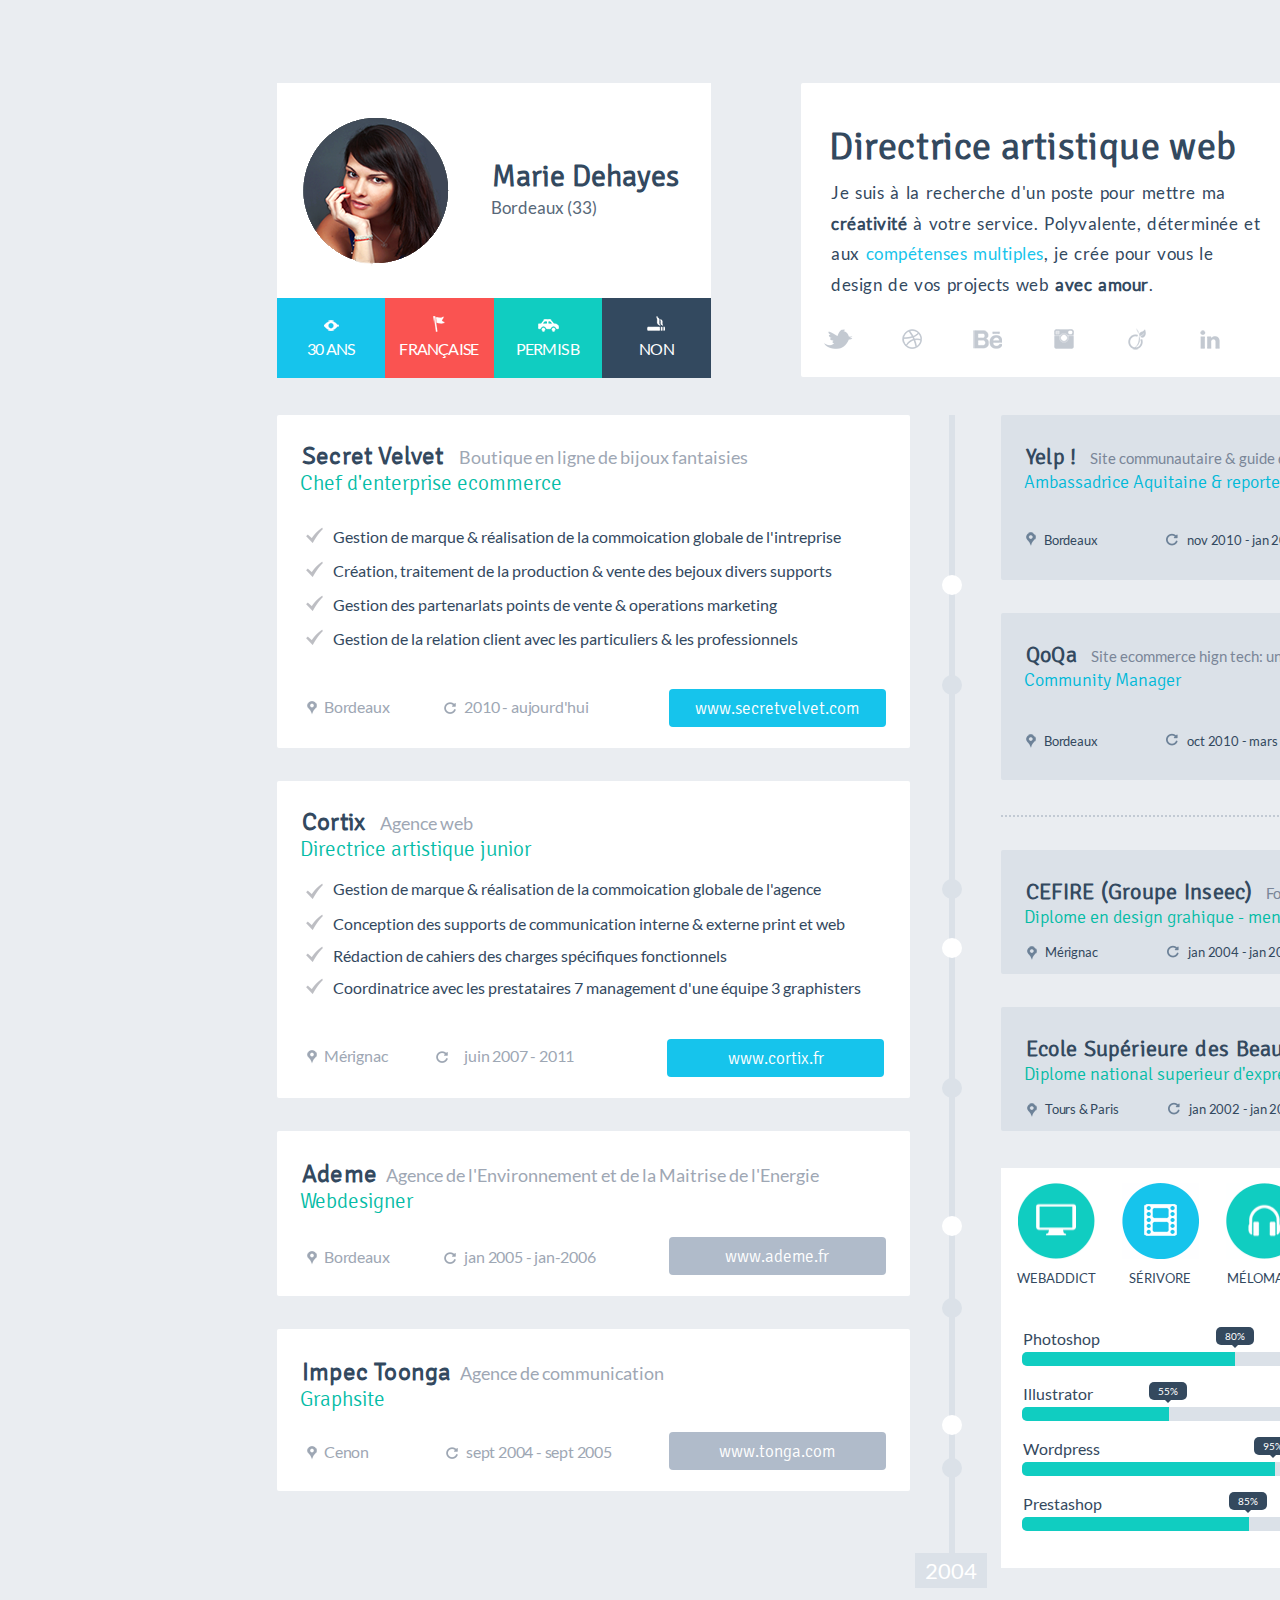
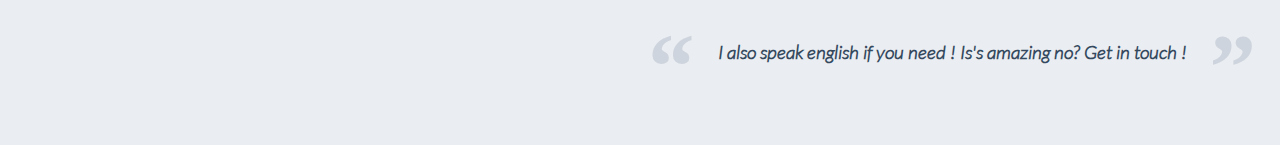
<file: hello/index.html>
<!DOCTYPE html>
<html lang="en">
<head>
    <meta charset="UTF-8">
    <meta name="viewport" content="width=device-width, initial-scale=1.0">
    <meta http-equiv="X-UA-Compatible" content="ie=edge">
    <link rel="stylesheet" href="css/main.css">
    <link rel="stylesheet" href="css/fonts.css">
    <title>Document</title>
</head>
<body>
    <div class="header">
        <div class="left-header-column">
            <img src="css/img/avatar.png" alt="Marie Dehayes">
            <div class="left-header-column-info">
                <h1>Marie Dehayes</h1>
                <p>Bordeaux (33)</p>
            </div>
            <div class="left-header-column-bar">
                <div class="bar bar-1">
                    <img src="css/img/info-bar.png" alt="vues">
                    <P class="left-header-column-bar-text">30 ANS</P>
                </div>
                <div class="bar bar-2">
                    <img src="css/img/info-bar-2.png" alt="nationalité">
                    <P class="left-header-column-bar-text">FRANÇAISE</P>
                </div>
                <div class="bar bar-3">
                    <img src="css/img/info-bar-3.png" alt="permis de conduire">
                    <P class="left-header-column-bar-text">PERMIS B</P>
                </div>
                <div class="bar bar-4">
                    <img src="css/img/info-bar-4.png" alt="fume">
                    <P class="left-header-column-bar-text">NON</P>
                </div>
            </div>
        </div>
        <div class="right-header-column">
            <div class="right-header-column-info">
                <h1>Directrice artistique web</h1>
                <p>Je suis à la recherche d'un poste pour mettre ma <b>créativité</b> à votre service.
                     Polyvalente, déterminée et aux <a href="">compétenses multiples</a>,
                      je crée pour vous le design de vos projects web <b>avec amour</b>.</p>
            </div>
            <div class="right-header-column-email clearfix">
                <h1>bonjour@mariedehayes.com</h1>
                <h1>www.mariedehayes.com</h1>
                <hr>
            </div>
            <div class="right-header-column-social">
                <a href=""></a>
                <a href=""></a>
                <a href=""></a>
                <a href=""></a>
                <a href=""></a>
                <a href=""></a>
            </div>
        </div>
    </div>
    <div class="left-column">
        <div class="left-column-post">
            <h1 class="post-1">Secret Velvet</h1>
            <p class="post-1">Boutique en ligne de bijoux fantaisies</p>
            <br>
            <h2 class="post-1">Chef d'enterprise ecommerce</h2>
            <br>
            <img class="post-1-info-img" src="css/img/check-mark-posts.png" alt="">
            <p class="post-1-info">Gestion de marque & réalisation de la commoication globale de l'intreprise</p>
            <br>
            <img class="post-1-info-img" src="css/img/check-mark-posts.png" alt="">
            <p class="post-1-info">Création, traitement de la production & vente des bejoux divers supports</p>
            <br>
            <img class="post-1-info-img" src="css/img/check-mark-posts.png" alt="">
            <p class="post-1-info">Gestion des partenarlats points de vente & operations marketing</p>
            <br>
            <img class="post-1-info-img" src="css/img/check-mark-posts.png" alt="">
            <p class="post-1-info">Gestion de la relation client avec les particuliers & les professionnels</p>
            <br>
            <img class="post-1-aboutinfo-img" src="css/img/map-position-left.png" alt="">
            <p class="post-1-aboutinfo">Bordeaux</p>
            <img class="post-1-aboutinfo-img" src="css/img/refresh-left.png" alt="">
            <p class="post-1-aboutinfo">2010 - aujourd'hui</p>
            <a class="post-1-aboutinfo-a" href="">www.secretvelvet.com</a>
        </div>
        <div class="left-column-post">
            <h1 class="post-1">Cortix</h1>
            <p class="post-1">Agence web</p>
            <br>
            <h2 class="post-1">Directrice artistique junior</h2>
            <br>
            <img id="margin-fix" class="post-1-info-img" src="css/img/check-mark-posts.png" alt="">
            <p class="post-1-info">Gestion de marque & réalisation de la commoication globale de l'agence</p>
            <br>
            <img class="post-1-info-img" src="css/img/check-mark-posts.png" alt="">
            <p class="post-1-info">Conception des supports de communication interne & externe print et web</p>
            <br>
            <img class="post-1-info-img" src="css/img/check-mark-posts.png" alt="">
            <p class="post-1-info">Rédaction de cahiers des charges spécifiques fonctionnels</p>
            <br>
            <img class="post-1-info-img" src="css/img/check-mark-posts.png" alt="">
            <p class="post-1-info"> Coordinatrice avec les prestataires 7 management d'une équipe 3 graphisters</p>
            <br>
            <img  class="post-1-aboutinfo-img" src="css/img/map-position-left.png" alt="">
            <p class="post-1-aboutinfo">Mérignac</p>
            <img id="margin-fix-2" class="post-1-aboutinfo-img" src="css/img/refresh-left.png" alt="">
            <p class="post-1-aboutinfo">juin 2007 - 2011</p>
            <a class="post-1-aboutinfo-a" href="">www.cortix.fr</a>
        </div>
        <div class="left-column-post">
            <h1 class="post-1">Ademe</h1>
            <p class="post-1">Agence de l'Environnement et de la Maitrise de l'Energie</p>
            <br>
            <h2 class="post-1">Webdesigner</h2>
            <br>
            <img  class="post-1-aboutinfo-img" src="css/img/map-position-left.png" alt="">
            <p class="post-1-aboutinfo">Bordeaux</p>
            <img class="post-1-aboutinfo-img" src="css/img/refresh-left.png" alt="">
            <p class="post-1-aboutinfo">jan 2005 - jan-2006</p>
            <a class="post-1-aboutinfo-a" href="">www.ademe.fr</a>
        </div>
        <div class="left-column-post">
            <h1 class="post-1">Impec Toonga</h1>
            <p class="post-1">Agence de communication</p>
            <br>
            <h2 class="post-1">Graphsite</h2>
            <br>
            <img class="post-1-aboutinfo-img" src="css/img/map-position-left.png" alt="">
            <p class="post-1-aboutinfo">Cenon</p>
            <img id="margin-fix-3" class="post-1-aboutinfo-img" src="css/img/refresh-left.png" alt="">
            <p class="post-1-aboutinfo">sept 2004 - sept 2005</p>
            <a class="post-1-aboutinfo-a" href="">www.tonga.com</a>
        </div>
    </div>
    <div class="center-column">
        <section class="timeline">
            <p>2004</p>
            <div class="circle-1"></div>
            <div class="circle-2"></div>
            <div class="circle-3"></div>
            <div class="circle-4"></div>
            <div class="circle-5"></div>
            <div class="circle-6"></div>
            <div class="circle-7"></div>
            <div class="circle-8"></div>
            <div class="circle-9"></div>
        </section>
    </div>
    <div class="right-column">
        <div class= right-column-post-1 >
            <h1 class="post-1">Yelp !</h1>
            <p class="post-1">Site communautaire & guide de bonnes addresses</p>
            <br>
            <h2 class="post-1">Ambassadrice Aquitaine & reporter</h2>
            <br>
            <img class="post-1-aboutinfo-img" src="css/img/map-position-right.png" alt="">
            <p class="post-1-aboutinfo">Bordeaux</p>
            <img id="margin-fix-4" class="post-1-aboutinfo-img" src="css/img/refresh-right.png" alt="">
            <p class="post-1-aboutinfo">nov 2010 - jan 2011</p>
            <a class="post-1-aboutinfo-a" href="">www.yelp.fr</a>
        </div>
        <div class= right-column-post-1 >
            <h1 class="post-1">QoQa</h1>
            <p class="post-1">Site ecommerce hign tech: un produit par jour au meilleur prix !</p>
            <br>
            <h2 class="post-1">Community Manager</h2>
            <br>
            <img class="post-1-aboutinfo-img" src="css/img/map-position-right.png" alt="">
            <p class="post-1-aboutinfo">Bordeaux</p>
            <img class="post-1-aboutinfo-img" src="css/img/refresh-right.png" alt="">
            <p class="post-1-aboutinfo">oct 2010 - mars 2011</p>
            <a class="post-1-aboutinfo-a" href="">www.yelp.fr</a>
        </div>
        <div class="right-column-line"> <p>asd</p> </div>
        <div class= "right-column-post-2" >
            <h1 class="post-1">CEFIRE (Groupe Inseec)</h1>
            <p class="post-1">Formation en alternance sur deux années</p>
            <br>
            <h2 class="post-1">Diplome en design grahique - mention TB</h2>
            <br>
            <img class="post-1-aboutinfo-img" src="css/img/map-position-right.png" alt="">
            <p class="post-1-aboutinfo">Mérignac</p>
            <img class="post-1-aboutinfo-img" src="css/img/refresh-right.png" alt="">
            <p class="post-1-aboutinfo">jan 2004 - jan 2006</p>
            <div class="star-bar">
                <img src="css/img/star-full.png" alt="">
                <img src="css/img/star-full.png" alt="">
                <img src="css/img/star-full.png" alt="">
                <img src="css/img/star-full.png" alt="">
                <img src="css/img/star-half.png" alt="">
            </div>
        </div>
        <div class= "right-column-post-2" >
            <h1 class="post-1">Ecole Supérieure des Beaux Arts</h1>
            <p class="post-1">Formation artistique</p>
            <br>
            <h2 class="post-1">Diplome national superieur d'expression plastique</h2>
            <br>
            <img class="post-1-aboutinfo-img" src="css/img/map-position-right.png" alt="">
            <p id="margin-fix-5" class="post-1-aboutinfo">Tours & Paris</p>
            <img class="post-1-aboutinfo-img" src="css/img/refresh-right.png" alt="">
            <p class="post-1-aboutinfo">jan 2002 - jan 2004</p>
            <div class="star-bar star-bar-2">
                <img src="css/img/star-full.png" alt="">
                <img src="css/img/star-full.png" alt="">
                <img src="css/img/star-half.png" alt="">
                <img src="css/img/star.png" alt="">
                <img src="css/img/star.png" alt="">
            </div>
        </div>
        <div class=right-column-progress >
            <div  class="bar-in-progress">
                <img src="css/img/progress-bar.png" alt="">
                <p>WEBADDICT</p>
            </div>
            <div class="bar-in-progress">
                <img src="css/img/progress-bar-2.png" alt="">
                <p>SÉRIVORE</p>
            </div>
            <div class="bar-in-progress">
                <img src="css/img/progress-bar-3.png" alt="">
                <p>MÉLOMANE</p>
            </div>
            <div class="bar-in-progress">
                <img src="css/img/progress-bar-4.png" alt="">
                <p>FASHIONISTA</p>
            </div>
            <div class="bar-in-progress">
                <img src="css/img/progress-bar-5.png" alt="">
                <p >EPICURIENNE</p>
            </div>    
            <div class="bar-in-progress">
                <img src="css/img/progress-bar-6.png" alt="">
                <p>VOYAGEUSE</p>
            </div>
            <div class="progressbar">
                <div class="progress" >
                    <p id="first-progress">Photoshop</p>
                    <span class="span-1">80%</span>
                    <progress max="100" value="80"></progress>
                </div>
                <div class="progress right-column-progressbar">
                    <p>Référencement naturel</p>
                    <span class="span-2">60%</span>
                    <progress max="100" value="70"></progress>
                </div>
                <div class="progress">
                    <p>Illustrator</p>
                    <span class="span-3">55%</span>
                    <progress max="100" value="55"></progress>
                </div>
                <div class="progress right-column-progressbar">
                    <p>Réseaux sociaux</p>
                    <span class="span-4">75%</span>
                    <progress max="100" value="75"></progress>
                </div>
                <div class="progress">
                    <p>Wordpress</p>
                    <span class="span-5">95%</span>
                    <progress max="100" value="95"></progress>
                </div>
                <div class="progress right-column-progressbar">
                    <p>UI Design</p>
                    <span class="span-6">55%</span>
                    <progress max="100" value="55"></progress>
                </div>
                <div  id="last-progress" class="progress">
                    <p>Prestashop</p>
                    <span class="span-7">85%</span>
                    <progress max="100" value="85"></progress>
                </div>
                <div  id="last-progress" class="progress right-column-progressbar">
                    <p>User eXperience</p>
                    <span class="span-8">60%</span>
                    <progress max="100" value="70"></progress>
                </div>
            </div>
        </div>
    </div>
    <div class="footer">
        <h1 class="foot">&#8220</h1>
        <p class="foot">I also speak english if you need ! Is's amazing no? Get in touch !</p>
        <h1 class="foot">&#8221</h1>
    </div>
</body>
</html>
</file>
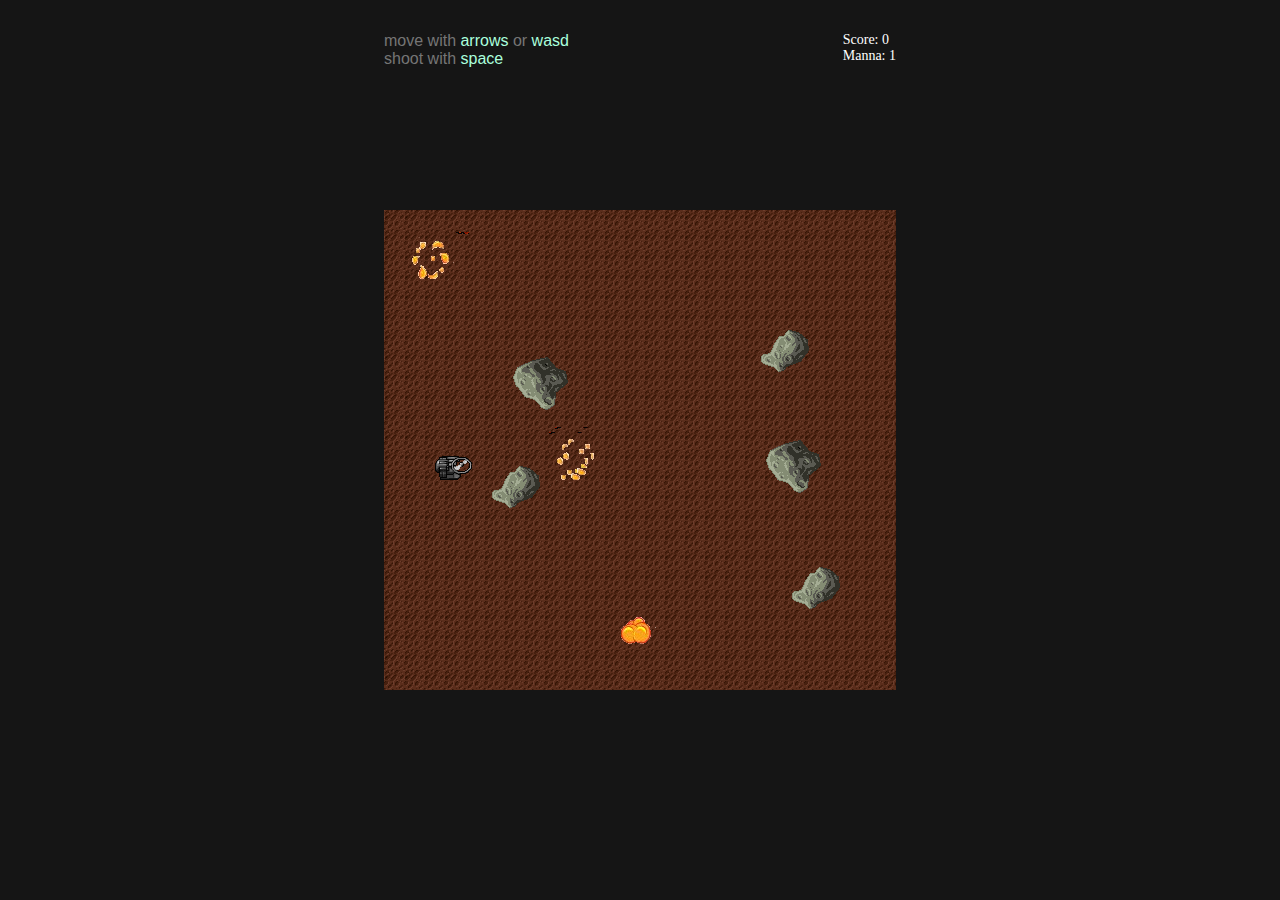
<file: SpaceAssault/index.html>
<!DOCTYPE html>
<html>
  <head>
    <meta charset="utf-8">

    <title></title>
    <meta name="description" content="">
    <meta name="viewport" content="width=device-width">

    <link rel="stylesheet" href="css/app.css">
  </head>
  <body>
    <div id="game-over-overlay">
    </div>

    <div id="game-over">
      <h1>GAME OVER</h1>
      <button id="play-again">Play Again</button>
    </div>

    <div class="wrapper">
      <div id="instructions">
        <div>
          move with <span class="key">arrows</span> or <span class="key">wasd</span>
        </div>
        <div>
          shoot with <span class="key">space</span>
        </div>
      </div>

      <div id="scoremanna">
        <span>Score: </span><span id="score"></span>
        <br>
        <span>Manna: </span><span id="mannascore"></span>
      </div>
    </div>

    <script type="text/javascript" src="js/resources.js"></script>
    <script type="text/javascript" src="js/input.js"></script>
    <script type="text/javascript" src="js/sprite.js"></script>
    <script type="text/javascript" src="js/app.js"></script>
  </body>
</html>
</file>
<file: hello/css/main.css>
body {
    background-color: #EAEDF1;
    width: 1888px;
}

h2 {
    font-weight: normal;
}

.clearfix::after {
    content: "";
    display: table;
    clear: both;
  }

.header {
    width : 1510px;
    margin: 83px auto 36.5px;
    height: 295px;
}

.left-header-column,
.right-header-column {
    background-color: white;
}

.left-header-column {
    float: left;
    height: 295px;
    width: 434px;
    margin-left: 80px;
}

.right-header-column {
    float: left;
    margin-left: 90px;
    height: 294px;
    width: 820px;
    border-radius: 2px;
}

.left-column{
    float: left;
    width: 633px;
    height : 1097px;
    margin-left : 269px;
}

.center-column {
    float: left;
    width: 72px;
    height : 1173px;
    margin-left : 5px;
}

.right-column{
    float: right;
    width: 626px;
    height : 1165px;
    margin-right : 269px;
}

.footer {
    clear: both;
    height: 128px;
    width : 1510px;
    margin: 0 auto;
    text-align: center;
}

.header > .left-header-column > img {
    margin-top: 32px;
    margin-left: 24px;
}

.left-header-column-info {
    display: inline-block;
    width: 255px;
    height: 183px;
}

.header > .left-header-column > .left-header-column-info >  h1 {
    font-size: 30px;
    display: block;
    float: right;
    margin-top: 76px;
    margin-right: 30.5px;
    margin-bottom: 0px;
    color: #33495F;
}

.header > .left-header-column > .left-header-column-info > p {
    font-size: 17.3px;
    display: block;
    float: left;
    margin: 0px;
    margin-left: 37px;
    margin-top: 3px;
    color: #586879;
}

.bar {
    width: 108.4px;
    height: 80px;
    display: block;
    float: left;
    margin-right: 0px;
    margin-left: 0px;
    margin-top: 27.5px;
}

.bar-1 {
    background-color: #16C4EC;
}

.bar-2 {
    background-color: #FA5351;
}

.bar-3 {
    background-color: #10CDC1;
}

.bar-4 {
    background-color: #33495F;
}

.bar-1 > img {
    margin-left: 45px;
    margin-top: 21px;
}

.bar-2 > img {
    margin-left: 46px;
    margin-top: 17px;
}

.bar-3 > img {
    margin-left: 41px;
    margin-top: 19px;
}

.bar-4 > img {
    margin-left: 40px;
    margin-top: 16px;
}

.left-header-column-bar-text {
    display: block;
    font-family: "Lato";
    margin: 0px;
    color: white;
    font-size: 16px;
    letter-spacing: -0.8px;
}

.bar-1 > p {
    margin-left: 30px;
    margin-top: 2px;
}

.bar-2 > p {
    margin-left: 14px;
    margin-top: 1px;
}

.bar-3 > p {
    margin-left: 22px;
}

.bar-4 > p {
    margin-left: 37px;
}

.right-header-column-info > h1 {
    font-size: 38px;
    margin-top: 42px;
    margin-left: 28px;
    letter-spacing: 0.6px;
    display: block;
    float: left;
    margin-bottom: 0px;
}

.right-header-column-info {
    height: 219px;
    width: 460px;
    float: left;
    color: #33495F;
}

.right-header-column-info > p {
    display: block;
    float: left;
    line-height: 1.8;
    margin-top: 10px;
    font-size: 17px;
    margin-left: 30px;
    letter-spacing: 0.5px;
    word-spacing: 2.5px;
    margin-bottom: 0px;
}

.right-header-column-info > p > a {
    text-decoration: none;
    color: #16C4EC;
}

.right-header-column-email {
    height: 219px;
    width: 360px;
    float: left;
}

.right-header-column-email > h1 {
    display: block;
    font-size: 23px;
    color: #33495F;
    margin-top: 104.5px;
    margin-left: 52px;
}

.right-header-column-email > h1:nth-child(2) {
    color: #FA5351;
    letter-spacing: 2.2px;
    margin-top: 15px;
    margin-left: 54px;
}

.right-header-column-email > hr {
    margin-top: 32px;
    margin-left: 52px;
    color: #788695;
    width: 270px;
}

.right-header-column-social {
    float: left;
    height: 75px;
    width: 460px;
}

.right-header-column-social > a {
    display: inline-block;
    width: 33px;
    height: 25px;
    margin-top: 24px;
    margin-right: 36.5px;
    background: url("img/header-social.png") no-repeat;
    vertical-align: middle;
}

.right-header-column-social > a:first-child {
    margin-left: 21px;
}

.right-header-column-social > a:nth-child(2) {
    background-position: -72px 0;
}

.right-header-column-social > a:nth-child(3) {
    background-position: -146px 0;
}

.right-header-column-social > a:nth-child(4) {
    background-position: -219px 0;
}

.right-header-column-social > a:nth-child(5) {
    background-position: -293px 0;
}

.right-header-column-social > a:nth-child(6) {
    background-position: -365px 0;
}

.left-column-post {
    width: 100%;
    height: auto;
    background-color: white;
    margin-bottom: 33px;
    border-radius: 2px;
}

.post-1 {
    display: inline-block;
    margin: 0;
    margin-left: 25px;
}

.post-1:first-child {
    margin-top: 27px;
    font-size: 25px;
    color: #33495F;
    letter-spacing: 0.2px;
}

.post-1:nth-child(2) {
    margin-left: 11px;
    font-size: 18px;
    color: #9EA7B4;
}

.post-1:nth-child(4) {
    margin-left: 23px;
    font-size: 21px;
    margin-top: 1px;
    color: #04BCA6;
    margin-bottom: 31px;
}

.post-1-info,
.post-1-info-img {
    display: inline-block;
    margin: 0;
    margin-bottom: 14px;
    vertical-align: top;
}

.post-1-info-img {
    margin-left: 27px;
}

.post-1-info {
    margin-left: 5px;
    margin-top: 1px;
    color: #33495F;
}

.post-1-aboutinfo,
.post-1-aboutinfo-img,
.post-1-aboutinfo-a {
    display: inline-block;
    margin: 0;
    margin-top: 35px;
    vertical-align: top;
    color: #9EA7B4;
    margin-bottom: 21px;
}

.post-1-aboutinfo-img {
    margin-left: 27px;
    margin-top: 38px;
}

.post-1-aboutinfo {
    margin-right: 21px;
    letter-spacing: -0.2px;
}

.post-1-aboutinfo-a{
    font-family: "Signika-Lite";
    margin-top: 27.9px;
    margin-left: 55px;
    text-decoration: none;
    font-size: 17px;
    color: white;
    background-color: #16C4EC;
    width: 217px;
    height: 29px;
    text-align: center;
    padding-top: 9px;
    border-radius: 4px;
}

.left-column-post:nth-child(2) > .post-1:nth-child(4) {
    margin-bottom: 17px;
}

#margin-fix {
    margin-top: 4px;
}

.left-column-post:nth-child(2) > .post-1-info,
.left-column-post:nth-child(2) > .post-1-info-img {
    margin-bottom: 12px;
}

.left-column-post:nth-child(2) > .post-1-aboutinfo {
    margin-right: 15px;
    margin-top: 37px;
}

.left-column-post:nth-child(2) > .post-1-aboutinfo-img {
    margin-top: 40px;
}

#margin-fix-2 {
    margin-right: 8px;
}

.left-column-post:nth-child(2) > .post-1-aboutinfo-a {
    margin-top: 29.3px;
    margin-left: 74px;
}

.left-column-post:nth-child(3) > .post-1:nth-child(4),
.left-column-post:nth-child(4) > .post-1:nth-child(4) {
    margin-bottom: 0px;
}

.left-column-post:nth-child(3) > .post-1:nth-child(2),
.left-column-post:nth-child(4) > .post-1:nth-child(2) {
    margin-left: 5px;
}

.left-column-post:nth-child(3) > .post-1:first-child,
.left-column-post:nth-child(4) > .post-1:first-child {
    margin-top: 29px;
}

.left-column-post:nth-child(3) > .post-1-aboutinfo{
    margin-top: 34px;
}

.left-column-post:nth-child(3) > .post-1-aboutinfo-img {
    margin-top: 37px;
}

.left-column-post:nth-child(3) > .post-1-aboutinfo-a {
    margin-top: 24px;
    margin-left: 48px;
    background-color: #B0BBCA;
}

.left-column-post:nth-child(4) > .post-1-aboutinfo-img {
    margin-top: 34px;
}

.left-column-post:nth-child(4) > .post-1-aboutinfo {
    margin-top: 31px;
}

.left-column-post:nth-child(4) > .post-1-aboutinfo-a {
    margin-top: 21px;
    margin-left: 32px;
    background-color: #B0BBCA;
}

#margin-fix-3 {
    margin-left: 49px;
}

.right-column-post-1,
.right-column-post-2 {
    background-color: #DBE1E8;
    margin-bottom: 33px;
    width: 100%;
    height: auto;
    border-radius: 2px;
}

.right-column .post-1:first-child {
    margin-top: 29px;
    font-size: 22px;
    color: #33495F;
}

.right-column .post-1:nth-child(2) {
    margin-left: 10px;
    font-size: 15px;
    color: #7A8698;
}

.right-column .post-1:nth-child(4) {
    font-size: 18px;
    margin-top: 2px;
    color: #00B9D8; 
    margin-bottom: 0px;
}

.right-column .post-1-aboutinfo {
    margin-left: 2px;
    margin-top: 40px;
    margin-right: 39px;
    letter-spacing: -0.2px;
    font-size: 13px;
    color: #33495F;
}

.right-column .post-1-aboutinfo-img {
    margin-left: 23px;
    margin-top: 38px;
}

#margin-fix-4{
    margin-top: 40px;
}

.right-column .post-1-aboutinfo-a{
    margin-top: 29px;
    font-size: 15px;
    margin-left: 44.625px;
    background-color: #10CDC1;
}


.right-column > .right-column-post-1:nth-child(2) .post-1-aboutinfo {
    margin-top: 43px;
}

.right-column > .right-column-post-1:nth-child(2) .post-1-aboutinfo-img {
    margin-top: 42px;
}

.right-column > .right-column-post-1:nth-child(2) .post-1-aboutinfo-a{
    margin-top: 31px;
    margin-left: 37px;
}

.right-column-line {
    display: inline-block;
    vertical-align: top;
    font-size: 0.7px;
    color: #EAEDF1; 
    width: 100%;
    border-bottom: 2px dotted #C2CAD4;
    margin-bottom: 33px;
}

.right-column > .right-column-post-2 .post-1:first-child {
    word-spacing: 1.5px;
}

.right-column > .right-column-post-2 .post-1:nth-child(4) {
    color: #04BCA6; 
}
.right-column > .right-column-post-2 .post-1-aboutinfo {
    margin-left: 2px;
    margin-top: 17px;
    margin-right: 39px;
    margin-bottom: 13px;
}

.right-column > .right-column-post-2 .post-1-aboutinfo-img {
    margin-left: 24px;
    margin-top: 17px;
    margin-bottom: 13px;
}

.star-bar {
    display: inline-block;
    width: 100px;
    height: 17px;
    margin-left: 166px;
    margin-top: 18px;
}

.star-bar  img {
    width: 20px;
    height: 17px;
    margin-left: -4px;
}

.star-bar  img:first-child {
    margin-left: 0px;
}

.star-bar  img:last-child {
    background-position-x: -10px;
}

#margin-fix-5 {
    margin-right: 19px;
}

.star-bar-2 {
    margin-left: 168px;
    margin-top: 16px;
}

.star-bar-2 img:last-child,
.star-bar-2 img:nth-child(4)  {
    background-position-x: 20px;
}

.star-bar-2 img:nth-child(3)  {
    background-position-x: -10px;
}

.foot {
    display: inline-block;
    padding: 0;
    margin: 0;
    vertical-align: top;
}

.footer > h1 {
    font-family: "Signika-Negetive-Lite";
    font-size: 93px;
    color: #CED4DD;
    margin: 25px 19px;
}

.footer > p {
    font-family: "Lato-Italic";
    font-size: 19px;
    color: #34495E;
    font-weight: bold;
    margin-top: 52px;
}

.right-column-progress {
    margin-top: 37px;
    width: 100%;
    height: auto;
    background-color: white;
}

.bar-in-progress {
    display: inline-block;
    width: 90px;
    text-align: center;
    margin-left: 10px;
}

.bar-in-progress > img {
    width: 77px;
    height: 76px;
    margin-right: 0px;
    margin-top: 15px;
}

.bar-in-progress > p {
    color: #33495F;
    font-size: 13px;
    clear: both;
    margin-right: 0px;
    margin-top: 7px;
}

.progress {
    display: inline-block;
    width: 310px;
}

.progress p {
    display: inline-block;
    margin: 0;
    margin-left: 22px;
    margin-top: 17px;
    margin-bottom: 1px;
    color:#34495E;
}

.progress span {
    display: inline-block;
    width: 38px;
    height: 18px;
    text-align: center;
    color: white;
    font-size: 10px;
    line-height: 18px;
    vertical-align: bottom;
    font-family: "Lato";
    background-color: #34495E;
    border-radius: 5px;
    margin-bottom: 4px;
    position: relative;
}

.progress span::after {
    content: ''; 
    position: absolute;
    border: 3px solid transparent;
    border-top: 3px solid #34495E;
    top: 18px;
    right: 16px;    
}

.span-1 {
    margin-left: 112px;
}

.span-2 {
    margin-left: 1px;
}


.span-3 {
    margin-left: 52px;
}

.span-4 {
    margin-left: 62px;
}

.span-5 {
    margin-left: 150px;
}

.span-6 {
    margin-left: 55px;
}

.span-7 {
    margin-left: 123px;
}

.span-8 {
    margin-left: 47px;
}

progress {
    width: 86%;
    margin-left: 21px;
    border: 0;
    height: 14px;
    border-radius: 5px;
}

progress::-webkit-progress-bar {  
    background-color: #DBE1E8;
    border-radius: 5px;
} 
 
progress::-webkit-progress-value {  
    border-radius: 5px 0 0 5px;
    background-color: #10CDC1;
}

#first-progress {
    margin-top: 30px;
}

.right-column-progressbar p,
.right-column-progressbar progress {
    margin-left: 29px;
}

.right-column-progressbar progress::-webkit-progress-value {
    background-color: #16C4EC;
}

#last-progress {
    margin-bottom: 36px;
}

.timeline {
    height: 100%;
    text-align: center;
}

.timeline::before {
    content: "";
    width: 6px;
    position: absolute;
    left: 949px;
    height: 1138px;
    background-color: #DBE1E8;
}

.timeline > p {
      font-size: 22px;
      margin: 0px;
      position: relative;
      top: 1138px;
      color: white;
      display: block;
      height: 31px;
      padding-top: 4px;
      background-color: #DBE1E8;
}


.timeline > div {
    width: 20px;
    height: 20px;
    margin-left: auto;
    margin-right: auto;
}

.circle-1::before,
.circle-2::before,
.circle-3::before,
.circle-4::before,
.circle-5::before,
.circle-6::before,
.circle-7::before,
.circle-8::before,
.circle-9::before {
    content: "";
    position: absolute;
    left: 942px;
    border-radius: 10px;
    background-color: white;
    width: 20px;
    height: 20px;
}

.circle-2::before,
.circle-3::before,
.circle-5::before,
.circle-7::before,
.circle-9::before {
    background-color: #DBE1E8;
}

.circle-1 {
      margin-top: 125px;
}

.circle-2 {
    margin-top: 80px;
}

.circle-3 {
    margin-top: 184px;
}

.circle-4 {
    margin-top: 39px;
}

.circle-5 {
    margin-top: 120px;
}

.circle-6 {
    margin-top: 118px;
}

.circle-7 {
    margin-top: 62px;
}

.circle-8 {
    margin-top: 97px;
}

.circle-9 {
    margin-top: 23px;
}
</file>
<file: hello/css/fonts.css>
@font-face {
    font-family: "Lato";
    src: url("fonts/Lato/Lato-Regular.ttf") format("truetype");
    font-weight : normal;
    font-style: normal;
}

@font-face {
    font-family: "Signika-Lite";
    src: url("fonts/Signika/Signika-Light.ttf") format("truetype");
    font-weight : normal;
    font-style: normal;
}   

@font-face {
    font-family: "Signika-Negetive-Light";
    src: url("fonts/Signika_Negative/SignikaNegative-Light.ttf") format("truetype");
    font-weight : normal;
    font-style: normal;
}

@font-face {
    font-family: "Lato-Italic";
    src: url("fonts/Lato/Lato-LightItalic.ttf") format("truetype");
    font-weight : normal;
    font-style: italic;
}

h1 {
    font-family: "Signika-Lite";
}

h2 {
    font-family: "Signika-Lite";
}


p {
    font-family: "Lato";
}
</file>
<file: SpaceAssault/css/app.css>
html, body {
    margin: 0;
    padding: 0;
    background-color: #151515;
}

canvas {
    display: block;
    margin: auto;

    position: absolute;
    top: 0;
    bottom: 0;
    left: 0;
    right: 0;
}

.wrapper {
    width: 512px;
    margin: 0 auto;
    margin-top: 2em;
}

#instructions {
    float: left;
    font-family: sans-serif;
    color: #757575;
}

#scoremanna {
    float: right;
    color: white;
    font-size: 14px;
}

#score {
    color: white;
    font-size: 14px;
}

#mannascore{
    color: white;
    font-size: 14px;
}

.key {
    color: #aaffdd;
}

#game-over, #game-over-overlay {
    margin: auto;
    width: 512px;
    height: 480px;
    position: absolute;
    top: 0;
    left: 0;
    right: 0;
    bottom: 0;
    z-index: 1;
    display: none;
}

#game-over-overlay {
    background-color: black;
    opacity: .5;
}

#game-over {
    height: 200px;
    text-align: center;
    color: white;
}

#game-over h1 {
    font-size: 3em;
    font-family: sans-serif;
}

#game-over button {
    font-size: 1.5em;
}
</file>
